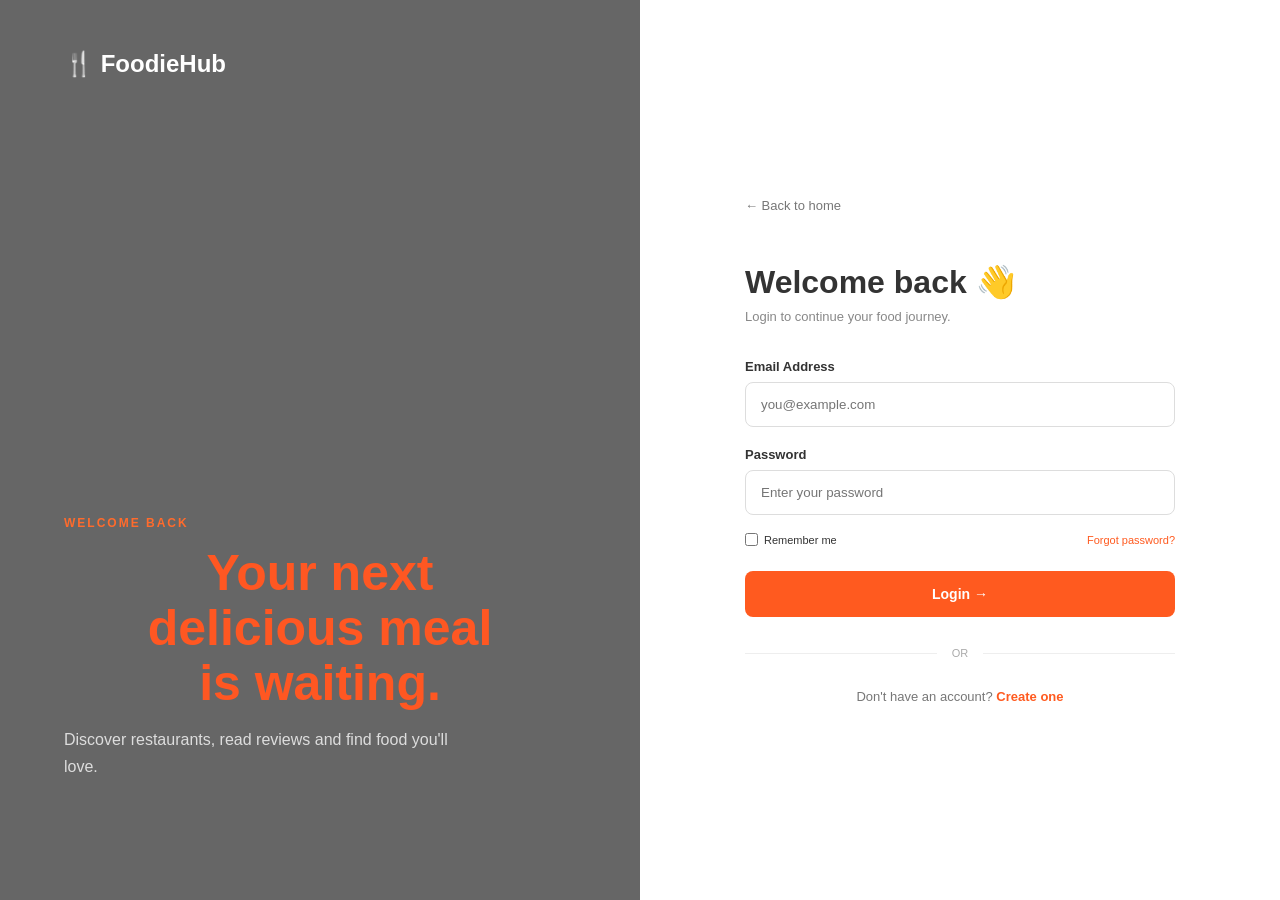
<file: login.html>
<!DOCTYPE html>
<html lang="en">

<head>

    <meta charset="UTF-8">
    <meta name="viewport" content="width=device-width, initial-scale=1.0">

    <title>Login | FoodieHub</title>

    <link rel="stylesheet" href="style.css">

    <link href="https://fonts.googleapis.com/css2?family=Poppins:wght@300;400;500;600;700;800&display=swap" rel="stylesheet">

</head>

<body class="auth-page">


<div class="auth-left">

    <div class="auth-overlay">

        <div class="auth-brand">
            🍴 FoodieHub
        </div>

        <div>

            <span>WELCOME BACK</span>

            <h1>
                Your next<br>
                delicious meal<br>
                is waiting.
            </h1>

            <p>
                Discover restaurants, read reviews
                and find food you'll love.
            </p>

        </div>

    </div>

</div>


<div class="auth-right">

    <div class="auth-form">

        <a href="index.html" class="back-home">
            ← Back to home
        </a>

        <h2>Welcome back 👋</h2>

        <p class="auth-subtitle">
            Login to continue your food journey.
        </p>


        <form onsubmit="loginUser(event)">

            <label>Email Address</label>

            <input
                type="email"
                id="loginEmail"
                placeholder="you@example.com"
                required
            >


            <label>Password</label>

            <input
                type="password"
                id="loginPassword"
                placeholder="Enter your password"
                required
            >


            <div class="form-options">

                <label class="remember">
                    <input type="checkbox">
                    Remember me
                </label>

                <a href="#">Forgot password?</a>

            </div>


            <button class="main-auth-btn">
                Login →
            </button>

        </form>


        <div class="divider">
            <span>OR</span>
        </div>


        <p class="register-text">

            Don't have an account?

            <a href="register.html">
                Create one
            </a>

        </p>

    </div>

</div>


<script src="script.js"></script>

</body>
</html>
</file>
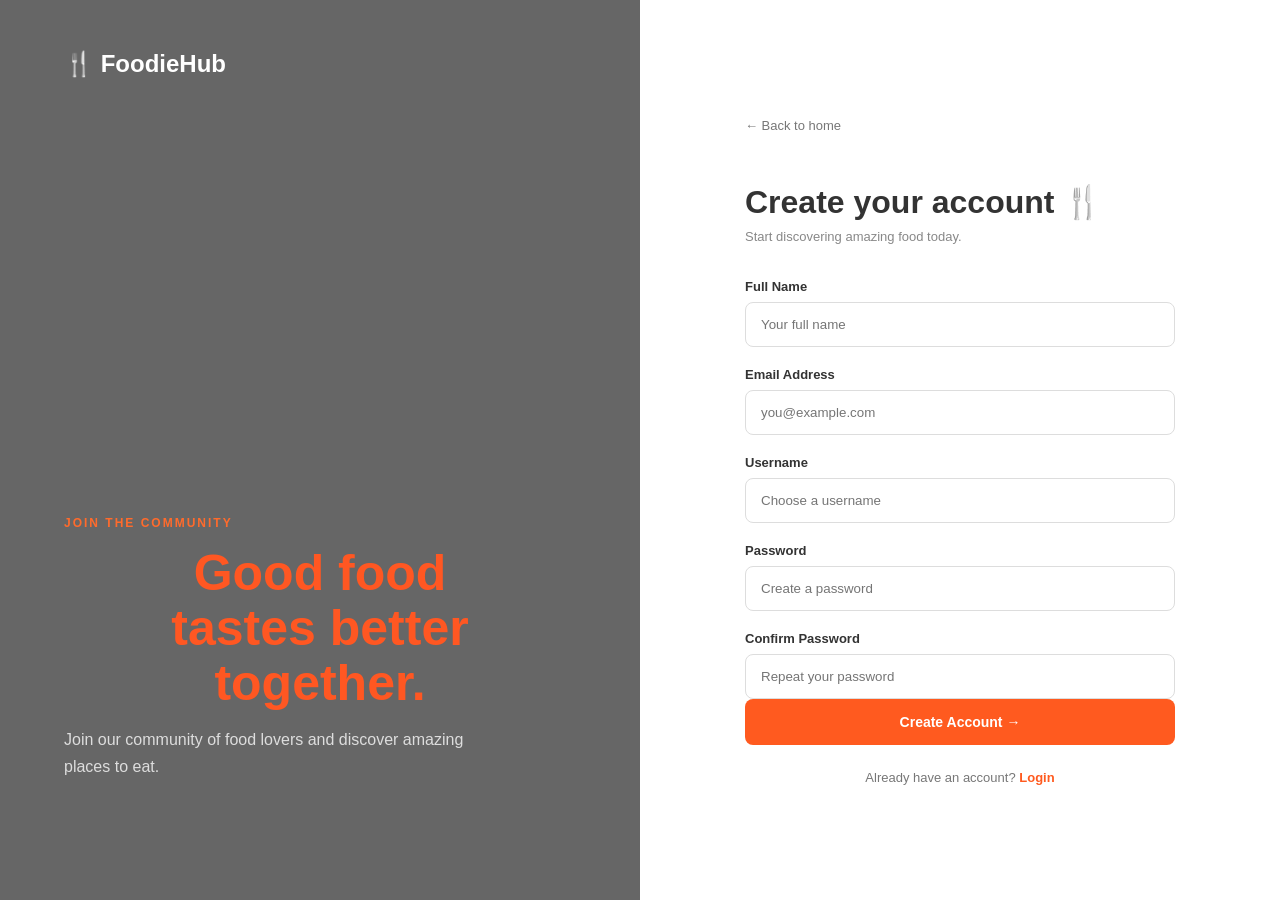
<file: register.html>
<!DOCTYPE html>
<html lang="en">

<head>

    <meta charset="UTF-8">
    <meta name="viewport" content="width=device-width, initial-scale=1.0">

    <title>Register | FoodieHub</title>

    <link rel="stylesheet" href="style.css">

    <link href="https://fonts.googleapis.com/css2?family=Poppins:wght@300;400;500;600;700;800&display=swap" rel="stylesheet">

</head>

<body class="auth-page">


<div class="auth-left">

    <div class="auth-overlay">

        <div class="auth-brand">
            🍴 FoodieHub
        </div>

        <div>

            <span>JOIN THE COMMUNITY</span>

            <h1>
                Good food<br>
                tastes better<br>
                together.
            </h1>

            <p>
                Join our community of food lovers
                and discover amazing places to eat.
            </p>

        </div>

    </div>

</div>


<div class="auth-right">

    <div class="auth-form">

        <a href="index.html" class="back-home">
            ← Back to home
        </a>

        <h2>Create your account 🍴</h2>

        <p class="auth-subtitle">
            Start discovering amazing food today.
        </p>


        <form onsubmit="registerUser(event)">

            <label>Full Name</label>

            <input
                type="text"
                id="name"
                placeholder="Your full name"
                required
            >


            <label>Email Address</label>

            <input
                type="email"
                id="email"
                placeholder="you@example.com"
                required
            >


            <label>Username</label>

            <input
                type="text"
                id="username"
                placeholder="Choose a username"
                required
            >


            <label>Password</label>

            <input
                type="password"
                id="password"
                placeholder="Create a password"
                required
            >


            <label>Confirm Password</label>

            <input
                type="password"
                id="confirmPassword"
                placeholder="Repeat your password"
                required
            >


            <button class="main-auth-btn">
                Create Account →
            </button>

        </form>


        <p class="register-text" style="margin-top:25px;">

            Already have an account?

            <a href="login.html">
                Login
            </a>

        </p>

    </div>

</div>


<script src="script.js"></script>

</body>
</html>
</file>
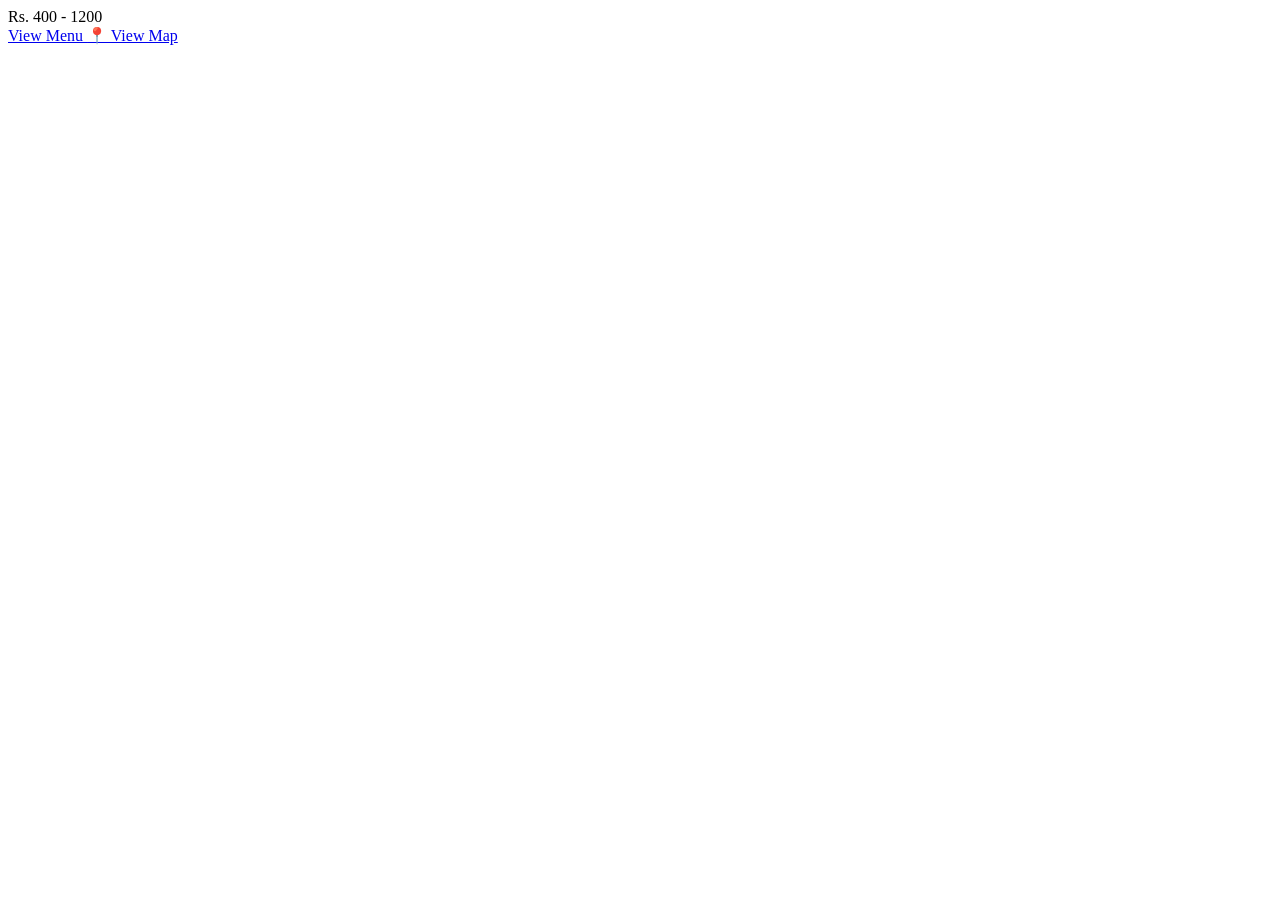
<file: sdfsd.html>
<!DOCTYPE html>
<html lang="en">
<head>
    <meta charset="UTF-8">
    <meta name="viewport" content="width=device-width, initial-scale=1.0">
    <title>Document</title>
</head>
<body>
    <div class="card-bottom">

    <span>Rs. 400 - 1200</span>

    <div class="restaurant-buttons">

        <a href="#" class="menu-btn">
            View Menu
        </a>

        <a
            href="https://www.google.com/maps/search/?api=1&query=The+Food+House+Thamel+Kathmandu"
            target="_blank"
            class="map-btn">
            📍 View Map
        </a>

    </div>

</div>
</body>
</html>
</file>
<file: style.css>
.founders {
    height: 42px;
    background: #111;
    color: white;
    display: flex;
    align-items: center;
    justify-content: center;
    gap: 10px;
    font-size: 12px;
    letter-spacing: .5px;
}
.founders span:first-child {
    color: #ff5a1f;
    font-weight: 700;
}
.founders span:nth-child(2) {
    color: #aaa;
}
.founders strong {
    color: white;
    font-weight: 600;
}
@media (max-width: 600px) {
    .founders {
        font-size: 10px;
        gap: 6px;
    }
}
* {
    margin: 0;
    padding: 0;
    box-sizing: border-box;
}

html {
    scroll-behavior: smooth;
}
body {
    font-family: 'Poppins', sans-serif;
    color: #222;
    background: #fff;
}
a {
    text-decoration: none;
}
.navbar {
    height: 78px;
    padding: 0 7%;
    display: flex;
    align-items: center;
    justify-content: space-between;
    background: white;
    position: sticky;
    top: 0;
    z-index: 1000;
    box-shadow: 0 2px 20px rgba(0,0,0,0.05);
}

.logo {
    font-size: 25px;
    font-weight: 800;
}
.logo span:last-child {
    color: #ff5a1f;
}
.navbar nav {
    display: flex;
    gap: 30px;
}
.navbar nav a {
    color: #555;
    font-size: 14px;
    font-weight: 500;
    transition: .3s;
}
.navbar nav a:hover,
.navbar nav .active {
    color: #ff5a1f;
}
.nav-actions {
    display: flex;
    align-items: center;
    gap: 15px;
}
.login-link {
    color: #333;
    font-weight: 600;
    font-size: 14px;
}
.signup-btn {
    background: #ff5a1f;
    color: white;
    padding: 11px 22px;
    border-radius: 25px;
    font-size: 14px;
    font-weight: 600;
    transition: .3s;
}
.signup-btn:hover {
    background: #e84b12;
    transform: translateY(-2px);
}
.hero {
    min-height: 650px;
    display: flex;
    align-items: center;
    background:
        linear-gradient(
            90deg,
            rgba(0,0,0,.75),
            rgba(0,0,0,.25)
        ),
        url("https://images.unsplash.com/photo-1517248135467-4c7edcad34c4");

    background-size: cover;
    background-position: center;
}
.hero-content {
    width: 90%;
    max-width: 1200px;
    margin: auto;
    color: white;
}
.small-title {
    font-size: 13px;
    font-weight: 600;
    letter-spacing: 2px;
}
.hero h1 {
    font-size: clamp(45px, 6vw, 75px);
    line-height: 1.08;
    margin: 20px 0;
    font-weight: 800;
}
.hero h1 span {
    color: #ff6b2c;
}
.hero p {
    max-width: 580px;
    font-size: 17px;
    line-height: 1.7;
    color: #eee;
}
.safalsearch {
    margin-top: 35px;
    width: 620px;
    max-width: 100%;
    display: flex;
    background: white;
    padding: 7px;
    border-radius: 50px;
}

.ronaldo {
    flex: 1;
    display: flex;
    align-items: center;
    padding: 0 20px;
    gap: 10px;
}
.ronaldo input {
    width: 100%;
    border: none;
    outline: none;
    font-size: 14px;
}
.safalsearch button {
    border: none;
    background: #ff5a1f;
    color: white;
    padding: 15px 30px;
    border-radius:40px;
    cursor: pointer;
    font-weight: 600;
}

.suiii {
    margin-top: 18px;
    display: flex;
    gap: 15px;
    align-items: center;
    font-size: 13px;
}

.suiii a {
    color: white;
    text-decoration: underline;
}
.categories,
.restaurants,
.reviews {
    padding: 90px 7%;
}
.section-heading {
    display: flex;
    justify-content: space-between;
    align-items: end;
    margin-bottom: 40px;
}

.section-heading span,
.section-title-center span,
.why-content > span {
    color: #ff5a1f;
    font-size: 12px;
    font-weight: 700;
    letter-spacing: 2px;
}
.section-heading h2 {
    font-size: 32px;
    margin-top: 8px;
}
.section-heading a {
    color: #ff5a1f;
    font-size: 14px;
    font-weight: 600;
}
.category-grid {
    display: grid;
    grid-template-columns:
        repeat(6, 1fr);
    gap: 20px;
}

.category-card {
    padding: 28px 15px;
    text-align: center;
    border: 1px solid #eee;
    border-radius:15px;
    transition: .3s;
}

.category-card:hover {
    transform: translateY(-8px);
    border-color: #ff5a1f;
    box-shadow:
        0 15px 35px rgba(255,90,31,.12);
}

.category-icon {
    width: 70px;
    height: 70px;
    margin: auto auto 15px;
    display: flex;
    align-items: center;
    justify-content: center;
    background: #fff3ed;
    border-radius: 50%;
    font-size: 32px;
}
.category-card h3 {
    font-size: 15px;
}
.category-card p {
    color: #999;
    font-size: 11px;
    margin-top: 5px;
}
.restaurants {
    background: #fafafa;
}
.restaurant-grid {
    display: grid;
    grid-template-columns:
        repeat(3, 1fr);
    gap: 25px;
}
.restaurant-card {
    background: white;
    border-radius: 16px;
    overflow: hidden;
    box-shadow:
        0 5px 25px rgba(0,0,0,.06);
    transition: .3s;
}
.restaurant-card:hover {
    transform: translateY(-8px);
    box-shadow:
        0 20px 40px rgba(0,0,0,.12);
}
.restaurant-image {
    height: 240px;
    position: relative;
    overflow: hidden;
}

.restaurant-image img {
    width: 100%;
    height: 100%;
    object-fit: cover;
    transition: .5s;
}
.restaurant-card:hover img {
    transform: scale(1.08);
}
.favorite {
    position: absolute;
    top: 15px;
    right: 15px;
    width: 38px;
    height: 38px;
    display: flex;
    justify-content: center;
    align-items: center;
    background: white;
    border-radius: 50%;
    font-size: 22px;
}

.discount,
.popular {
    position: absolute;
    bottom: 15px;
    left: 15px;
    background: #ff5a1f;
    color: white;
    padding: 6px 12px;
    border-radius: 20px;
    font-size: 11px;
    font-weight: 600;
}
.popular {
    background: #222;
}
.restaurant-info {
    padding: 20px;
}
.restaurant-title {
    display: flex;
    justify-content: space-between;
    align-items: center;
}
.restaurant-title h3 {
    font-size: 18px;
}
.rating {
    background: #fff4dc;
    color: #e79a00;
    padding: 5px 9px;
    border-radius: 6px;
    font-size: 12px;
    font-weight: 600;
}
.food-type,
.location {
    color: #777;
    font-size: 12px;
    margin-top: 9px;
}
.card-bottom {
    display: flex;
    justify-content: space-between;
    align-items: center;
    margin-top: 20px;
    padding-top: 15px;
    border-top: 1px solid #eee;
    font-size: 12px;
}
.card-bottom button {
    background: transparent;
    border: 1px solid #ff5a1f;
    color: #ff5a1f;
    padding: 7px 12px;
    border-radius: 20px;
    cursor: pointer;
}



.why-us {
    padding: 100px 10%;
    display: grid;
    grid-template-columns:
        1fr 1fr;
    gap: 80px;
    align-items: center;
}

.safal-content h2 {
    font-size: 42px;
    line-height: 1.2;
    margin: 15px 0;
}

.safal-content > p {
    color: #777;
    line-height: 1.8;
    max-width: 500px;
}
.features {
    display: grid;
    grid-template-columns:
        repeat(3, 1fr);
    gap: 20px;
    margin-top: 40px;
}
.features strong {
    color: #ff5a1f;
}
.features h3 {
    margin: 8px 0;
}
.features p {
    font-size: 11px;
    color: #888;
}
.safal-image {
    position: relative;
}

.safal-image img {
    width: 100%;
    height: 480px;
    object-fit: cover;
    border-radius: 25px;
}

.floating-card {
    position: absolute;
    bottom: 30px;
    left: -30px;
    background: white;
    padding: 15px 25px;
    border-radius: 15px;
    display: flex;
    align-items: center;
    gap: 12px;
    box-shadow:
        0 15px 40px rgba(0,0,0,.15);
}

.floating-card > span {
    font-size: 28px;
}
.floating-card strong {
    font-size: 20px;
}
.floating-card p {
    font-size: 10px;
    color: #888;
}

.messi {
    text-align: center;
    margin-bottom: 50px;
}
.messi h2 {
    font-size: 35px;
    margin: 10px 0;
}
.messi p {
    color: #888;
}
.review-safal {
    display: grid;
    grid-template-columns:
        repeat(3, 1fr);
    gap: 25px;
}
.review-card {
    padding: 30px;
    border: 1px solid #eee;
    border-radius: 15px;
    transition: .3s;
}
.review-card:hover {
    box-shadow:
        0 15px 35px rgba(0,0,0,.08);
}
.user {
    display: flex;
    align-items: center;
    gap: 12px;
}
.avatar {
    width: 45px;
    height: 45px;
    display: flex;
    align-items: center;
    justify-content: center;
    background: #ff5a1f;
    color: white;
    border-radius: 50%;
    font-weight: 700;
}

.user h3 {
    font-size: 14px;
}
.user small {
    color: #999;
}
.stars {
    margin: 20px 0 10px;
}
.review-card > p {
    color: #666;
    font-size: 13px;
    line-height: 1.7;
}
.cta {
    padding: 80px 20px;
    text-align: center;
    color: white;
    background:
        linear-gradient(
            rgba(255,90,31,.9),
            rgba(255,90,31,.9)
        ),
        url("https://images.unsplash.com/photo-1414235077428-338989a2e8c0");
    background-size: cover;
}
.cta h2 {
    font-size: 35px;
}
.cta p {
    margin: 15px 0 30px;
}
.cta a {
    display: inline-block;
    background: white;
    color: #ff5a1f;
    padding: 13px 25px;
    border-radius: 30px;
    font-weight: 600;
}
footer {
    background: #181818;
    color: white;
    padding: 70px 7% 20px;
}
.footer-content {
    display: grid;
    grid-template-columns:
        2fr 1fr 1fr 1fr;
    gap: 40px;
}
.footer-content h3 {
    font-size: 14px;
    margin-bottom: 18px;
}
.footer-content a {
    display: block;
    color: #999;
    font-size: 12px;
    margin-bottom: 10px;
}
.footer-brand h2 {
    margin-bottom: 10px;
}
.footer-brand p {
    color: #999;
    font-size: 13px;
}
.social {
    color: #999;
    font-size: 12px;
    line-height: 2;
}
.copyright {
    margin-top: 60px;
    padding-top: 20px;
    border-top: 1px solid #333;
    color: #777;
    text-align: center;
    font-size: 11px;
}




@media (max-width: 1000px) {
    .category-grid {
        grid-template-columns:
            repeat(3, 1fr);
    }
    .restaurant-grid,
    .review-grid {
        grid-template-columns:
            repeat(2, 1fr);
    }
    .why-us {
        grid-template-columns: 1fr;
    }
    .footer-content {
        grid-template-columns:
            repeat(2, 1fr);
    }

}
@media (max-width: 700px) {
    .navbar {
        height: auto;
        padding: 20px;
        flex-direction: column;
        gap: 15px;
    }
    .navbar nav {
        gap: 15px;
        flex-wrap: wrap;
        justify-content: center;
    }

    .hero {
        min-height: 600px;
    }

    .category-grid,
    .restaurant-grid,
    .review-grid {
        grid-template-columns: 1fr;
    }

    .features {
        grid-template-columns: 1fr;
    }

    .section-heading {
        align-items: start;
        gap: 20px;
        flex-direction: column;
    }

    .footer-content {
        grid-template-columns: 1fr;
    }
    .why-image img {
        height: 350px;
    }

    .floating-card {
        left: 10px;
    }

}


.auth-page {
    min-height: 100vh;
    display: grid;
    grid-template-columns: 1fr 1fr;
    background: white;
}




.auth-left {
    background:
        linear-gradient(
            rgba(0,0,0,.6),
            rgba(0,0,0,.6)
        ),
        url("https://images.unsplash.com/photo-1552566626-52f8b828add9");

    background-size: cover;
    background-position: center;
    color: white;
}

.auth-overlay {
    height: 100%;
    padding: 50px 10%;
    display: flex;
    flex-direction: column;
    justify-content: space-between;
}

.auth-brand {
    font-size: 24px;
    font-weight: 800;
}

.auth-overlay > div:last-child {
    padding-bottom: 70px;
}

.auth-overlay span {
    color: #ff6b2c;
    font-size: 12px;
    font-weight: 700;
    letter-spacing: 2px;
}

.auth-overlay h1 {
    font-size: 50px;
    line-height: 1.1;
    margin: 15px 0;
}

.auth-overlay p {
    max-width: 400px;
    color: #ddd;
    line-height: 1.7;
}




.auth-right {
    display: flex;
    align-items: center;
    justify-content: center;
    padding: 40px;
}

.auth-form {
    width: 430px;
    max-width: 100%;
}

.back-home {
    display: inline-block;
    color: #777;
    font-size: 13px;
    margin-bottom: 50px;
}

.auth-form h2 {
    font-size: 32px;
    margin-bottom: 8px;
}

.auth-subtitle {
    color: #888;
    font-size: 13px;
    margin-bottom: 35px;
}

.auth-form form > label {
    display: block;
    margin-bottom: 8px;
    margin-top: 20px;
    font-size: 13px;
    font-weight: 600;
}

.auth-form input[type="email"],
.auth-form input[type="password"],
.auth-form input[type="text"] {
    width: 100%;
    padding: 14px 15px;
    border: 1px solid #ddd;
    border-radius: 8px;
    outline: none;
    font-family: inherit;
    transition: .3s;
}
.auth-form input:focus {
    border-color: #ff5a1f;
    box-shadow:
        0 0 0 3px rgba(255,90,31,.1);
}

.form-options {
    display: flex;
    justify-content: space-between;
    align-items: center;
    margin: 18px 0 25px;
    font-size: 11px;
}

.form-options a {
    color: #ff5a1f;
}
.remember {
    display: flex;
    align-items: center;
    gap: 6px;
}

.remember input {
    accent-color: #ff5a1f;
}

.main-auth-btn {
    width: 100%;
    padding: 15px;
    border: none;
    border-radius: 8px;
    background: #ff5a1f;
    color: white;
    font-family: inherit;
    font-size: 14px;
    font-weight: 600;
    cursor: pointer;
    transition: .3s;
}
.main-auth-btn:hover {
    background: #e84b12;
    transform: translateY(-2px);
    box-shadow:
        0 10px 25px rgba(255,90,31,.25);
}

.divider {
    display: flex;
    align-items: center;
    gap: 15px;
    margin: 30px 0;
    color: #aaa;
    font-size: 11px;
}

.divider::before,
.divider::after {
    content: "";

    flex: 1;

    height: 1px;

    background: #eee;
}

.register-text {
    text-align: center;

    font-size: 13px;

    color: #777;
}
.register-text a {
    color: #ff5a1f;

    font-weight: 600;
}
@media (max-width: 800px) {

    .auth-page {
        grid-template-columns: 1fr;
    }

    .auth-left {
        display: none;
    }

    .auth-right {
        min-height: 100vh;
    }

}


.food-about-hero {

    min-height: 520px;
    display: flex;
    align-items: center;
    justify-content: center;
    text-align: center;
    color: white;
    background:
        linear-gradient(
            rgba(0,0,0,.65),
            rgba(0,0,0,.55)
        ),
        url("https://images.unsplash.com/photo-1414235077428-338989a2e8c0");

    background-size: cover;

    background-position: center;
}

.food-about-hero > div {

    max-width: 800px;

    padding: 20px;

}

.food-about-hero span {

    color: #ff6b2c;

    font-size: 12px;

    font-weight: 700;

    letter-spacing: 3px;

}

.food-about-hero h1 {

    font-size: 58px;

    line-height: 1.1;

    margin: 20px 0;

}

.food-about-hero p {

    color: #eee;

    max-width: 650px;

    margin: auto;

    line-height: 1.8;

}



.food-about-intro {

    padding: 100px 8%;

    display: grid;

    grid-template-columns: 1fr 1fr;

    gap: 80px;

    align-items: center;

}

.about-food-image {
    position: relative;
}

.about-food-image img {

    width: 80%;
    height: 300px;
    object-fit: cover;
    border-radius: 22px;

}

.food-stat {
    position: absolute;
    bottom: 25px;
    right: -25px;
    background: #ff5a1f;
    color: white;
    padding: 18px 25px;
    border-radius: 12px;
    display: flex;
    align-items: center;
    gap: 12px;
    box-shadow:
        0 15px 35px rgba(0,0,0,.2);
}
.food-stat strong {
    font-size: 30px;
}
.food-stat span {
    font-size: 11px;
    line-height: 1.4;
}
.food-about-text > span,
.about-heading > span,
.mission-content > span {
    color: #ff5a1f;
    font-size: 12px;
    font-weight: 700;
    letter-spacing: 2px;
}
.food-about-text h2 {
    font-size: 42px;
    line-height: 1.2;
    margin: 15px 0 25px;
}
.food-about-text p {
    color: #777;
    font-size: 14px;
    line-height: 1.8;
    margin-bottom: 15px;
}
.what-we-do {
    background: #fafafa;
    padding: 90px 8%;
}

.about-heading {

    text-align: center;

    max-width: 650px;

    margin: auto;

}

.about-heading h2 {

    font-size: 40px;

    line-height: 1.2;

    margin: 12px 0;

}

.about-heading p {

    color: #888;

    font-size: 14px;

    line-height: 1.7;

}


.about-card-grid {

    margin-top: 50px;

    display: grid;

    grid-template-columns:
        repeat(4, 1fr);

    gap: 20px;

}

.about-feature-card {

    background: white;

    padding: 35px 25px;

    border-radius: 15px;

    border: 1px solid #eee;

    transition: .3s;

}

.about-feature-card:hover {

    transform: translateY(-8px);

    border-color: #ff5a1f;

    box-shadow:
        0 15px 35px rgba(0,0,0,.08);

}

.about-feature-icon {

    width: 60px;

    height: 60px;

    display: flex;

    align-items: center;

    justify-content: center;

    background: #fff1ea;

    border-radius: 50%;

    font-size: 27px;

    margin-bottom: 20px;

}

.about-feature-card h3 {

    font-size: 16px;

    margin-bottom: 10px;

}

.about-feature-card p {

    color: #888;
    font-size: 12px;
    line-height: 1.7;

}




.mission {
    padding: 100px 8%;
    display: grid;
    grid-template-columns: 1fr 1fr;
    gap: 80px;
    align-items: center;

}

.mission-image img {
    width: 100%;
    height: 480px;
    object-fit: cover;
    border-radius: 20px;
}

.mission-content h2 {
    font-size: 42px;
    line-height: 1.2;
    margin: 15px 0 25px;
}
.mission-content > p {
    color: #777;
    font-size: 14px;
    line-height: 1.8;
    margin-bottom: 15px;

}


.mission-points {
    margin-top: 30px;
    display: flex;
    flex-direction: column;
    gap: 15px;
}
.mission-points div {
    display: flex;
    align-items: center;
    gap: 15px;
    padding: 12px;
    background: #fafafa;
    border-radius: 8px;
}

.mission-points strong {
    color: #ff5a1f;
    font-size: 13px;
}
.mission-points span {
    font-size: 13px;
    color: #555;
}




.about-stats {
    padding: 65px 8%;
    background: #ff5a1f;
    color: white;
    display: grid;
    grid-template-columns:
        repeat(4, 1fr);
    text-align: center;
}
.about-stats div {
    border-right: 1px solid rgba(255,255,255,.3);
}
.about-stats div:last-child {
    border-right: none;
}
.about-stats strong {
    display: block;
    font-size: 35px;
    font-weight: 700;
}
.about-stats span {
    font-size: 12px;
    opacity: .9;
}




.about-food-cta {
    padding: 90px 20px;
    text-align: center;
    background:
        linear-gradient(
            rgba(0,0,0,.75),
            rgba(0,0,0,.75)
        ),
        url("https://images.unsplash.com/photo-1552566626-52f8b828add9");
    background-size: cover;
    background-position: center;
    color: white;
}
.about-food-cta h2 {
    font-size: 38px;
}
.about-food-cta p {
    margin: 12px 0 30px;
    color: #ddd;
}
.about-food-cta a {
    display: inline-block;
    background: #ff5a1f;
    color: white;
    padding: 13px 25px;
    border-radius: 25px;
    font-size: 13px;
    font-weight: 600;
    transition: .3s;
}
.about-food-cta a:hover {
    background: #e84b12;
    transform: translateY(-2px);
}


@media (max-width: 1000px) {
    .about-card-grid {
        grid-template-columns:
            repeat(2, 1fr);
    }
    .food-about-intro,
    .mission {
        grid-template-columns: 1fr;
    }
    .about-stats {
        grid-template-columns:
            repeat(2, 1fr);
        gap: 30px;
    }
    .about-stats div {
        border-right: none;
    }
}

@media (max-width: 600px) {
    .food-about-hero h1 {
        font-size: 38px;
    }
    .food-about-intro,
    .mission {
        padding: 70px 6%;
    }
    .about-card-grid {
        grid-template-columns: 1fr;
    }
    .about-stats {
        grid-template-columns: 1fr;
    }
    .food-about-text h2,
    .mission-content h2 {
        font-size: 32px;
    }
    .food-stat {
        right: 10px;
    }
}
* {
    margin: 0;
    padding: 0;
    box-sizing: border-box;
}
body {
    font-family: Arial, Helvetica, sans-serif;
    background: #f8f8f8;
    color: #333;
}
h1 {
    text-align: center;
    margin: 40px 0 30px;
    color: #ff5722;
    font-size: 36px;
}
.restaurants {
    width: 90%;
    max-width: 1200px;
    margin: 40px auto;
    display: grid;
    grid-template-columns: repeat(3, 1fr);
    gap: 30px;
}
.restaurant-card {
    width: 100%;
    min-width: 0;
    background: white;
    border-radius: 18px;
    overflow: hidden;
    text-align: center;
    box-shadow: 0 8px 20px rgba(0, 0, 0, 0.12);
    transition: 0.3s ease;
}
.restaurant-card:hover {
    transform: translateY(-8px);

    box-shadow: 0 15px 30px rgba(0, 0, 0, 0.18);
}
.restaurant-card img {
    display: block;
    width: 100%;
    height: 180px;
    object-fit: cover;
    max-width: 100%;
    margin: 0;
}
@media (max-width: 900px) {
    .restaurants {
        grid-template-columns: repeat(2, 1fr);
    }
}
@media (max-width: 600px) {
    .restaurants {
        grid-template-columns: 1fr;
        width: 92%;
    }
    .restaurant-card img {
        height: 200px;
    }
}
.restaurant-card h2 {
    margin: 20px 10px 10px;
    color: #ff5722;
    font-size: 24px;
}
.restaurant-card p {
    margin: 8px 15px;
    color: #666;
    font-size: 15px;
    line-height: 1.5;
}
.restaurant-card p:nth-of-type(3) {
    color: #f5a623;
    font-weight: bold;
}
.view-btn {
    display: inline-block;
    margin-top: 15px;
    padding: 12px 24px;
    background: #ff5722;
    color: white;
    text-decoration: none;
    border-radius: 25px;
    font-weight: bold;
    transition: background 0.3s ease,
                transform 0.2s ease;
}
.view-btn:hover {
    background: #e64a19;
    transform: scale(1.05);
}
@media (max-width: 900px) {
    .restaurants {
        grid-template-columns: repeat(2, 1fr);
    }
}
@media (max-width: 600px) {
    h1 {
        font-size: 28px;
        margin-top: 30px;
    }
    .restaurants {
        width: 92%;
        grid-template-columns: 1fr;
        gap: 20px;
    }
    .restaurant-card img {
        height: 200px;
    }
}
.logout-btn {
    background: #d32f2f;
    padding: 8px 15px;
    border-radius: 20px;
}
.logout-btn:hover {
    background: #b71c1c;
    color: white;
}
.welcome-user {
    color: #e65100;
    font-weight: 600;
    margin-right: 10px;
}
.logout-btn {
    display: inline-block;
    background: #ff5722;
    color: white;
    text-decoration: none;
    padding: 10px 18px;
    border-radius: 20px;
    font-weight: 600;
    transition: 0.3s;
}
.logout-btn:hover {
    background: #e65100;
    transform: translateY(-2px);
}
.search-form {
    display: flex;
    justify-content: center;
    gap: 10px;
    margin: 25px auto;
    max-width: 600px;
}
.search-form input {
    flex: 1;
    padding: 14px 20px;
    border: 2px solid #ff7043;
    border-radius: 30px;
    outline: none;
    font-size: 15px;
}
.search-form input:focus {
    box-shadow: 0 0 10px rgba(255, 87, 34, 0.2);
}
.search-form button {
    padding: 14px 24px;
    border: none;
    border-radius: 30px;
    background: linear-gradient(135deg, #ff5722, #ff7043);
    color: white;
    font-weight: bold;

    cursor: pointer;
}
.search-form button:hover {
    transform: translateY(-2px);
}
.home-reviews {
    padding: 80px 8%;
    background: #fff8f0;
}
.reviews-heading {
    text-align: center;
    max-width: 700px;
    margin: 0 auto 40px;
}
.reviews-heading span {
    color: #ff5722;
    font-size: 14px;
    font-weight: bold;
    letter-spacing: 2px;
}
.reviews-heading h2 {
    font-size: 38px;
    color: #333;
    margin: 10px 0;
}
.reviews-heading p {
    color: #777;
    line-height: 1.6;
}
.review-form {
    max-width: 650px;
    margin: 0 auto 45px;
    background: white;
    padding: 30px;
    border-radius: 20px;
    box-shadow: 0 8px 25px rgba(0,0,0,0.10);
    border: 2px solid #ffcc80;
}
.review-form h3 {
    color: #e65100;
    margin-bottom: 20px;
    font-size: 24px;
}
.review-form label {
    display: block;
    margin: 15px 0 7px;
    font-weight: 600;
}
.review-form select,
.review-form textarea {
    width: 100%;
    padding: 13px;
    border: 2px solid #ffcc80;
    border-radius: 10px;
    font-size: 15px;
    font-family: inherit;
}
.review-form textarea {
    height: 120px;
    resize: vertical;
}
.review-form button {
    margin-top: 18px;
    padding: 13px 28px;
    border: none;
    border-radius: 25px;
    background: #e65100;
    color: white;
    font-weight: bold;
    cursor: pointer;
}
.review-form button:hover {
    background: #bf360c;
}
.review-form a {
    color: #e65100;
    font-weight: bold;
}
.review-cards {
    max-width: 1100px;
    margin: auto;
    display: grid;
    grid-template-columns: repeat(3, 1fr);
    gap: 20px;
}
.home-review-card {
    background: white;
    padding: 25px;
    border-radius: 18px;
    border-left: 5px solid #ff7043;
    box-shadow: 0 6px 18px rgba(0,0,0,0.08);
}
.review-user {
    display: flex;
    align-items: center;
    gap: 12px;
    margin-bottom: 15px;
}
.user-icon {
    width: 45px;
    height: 45px;
    border-radius: 50%;
    background: #ffe0b2;
    display: flex;
    align-items: center;
    justify-content: center;
    font-size: 22px;
}
.review-stars {
    margin-top: 4px;
    font-size: 13px;
}
.home-review-card p {
    color: #555;
    line-height: 1.6;
    margin-bottom: 12px;
}
.home-review-card small {
    color: #999;
}
.no-home-reviews {
    grid-column: 1 / -1;
    text-align: center;
    padding: 40px;
    background: white;
    border-radius: 18px;
}
.no-home-reviews h3 {
    color: #e65100;
    margin-bottom: 8px;
}
.no-home-reviews p {
    color: #777;
}
@media (max-width: 800px) {
    .review-cards {
        grid-template-columns: 1fr;
    }
    .reviews-heading h2 {
        font-size: 30px;
    }
}
</file>
